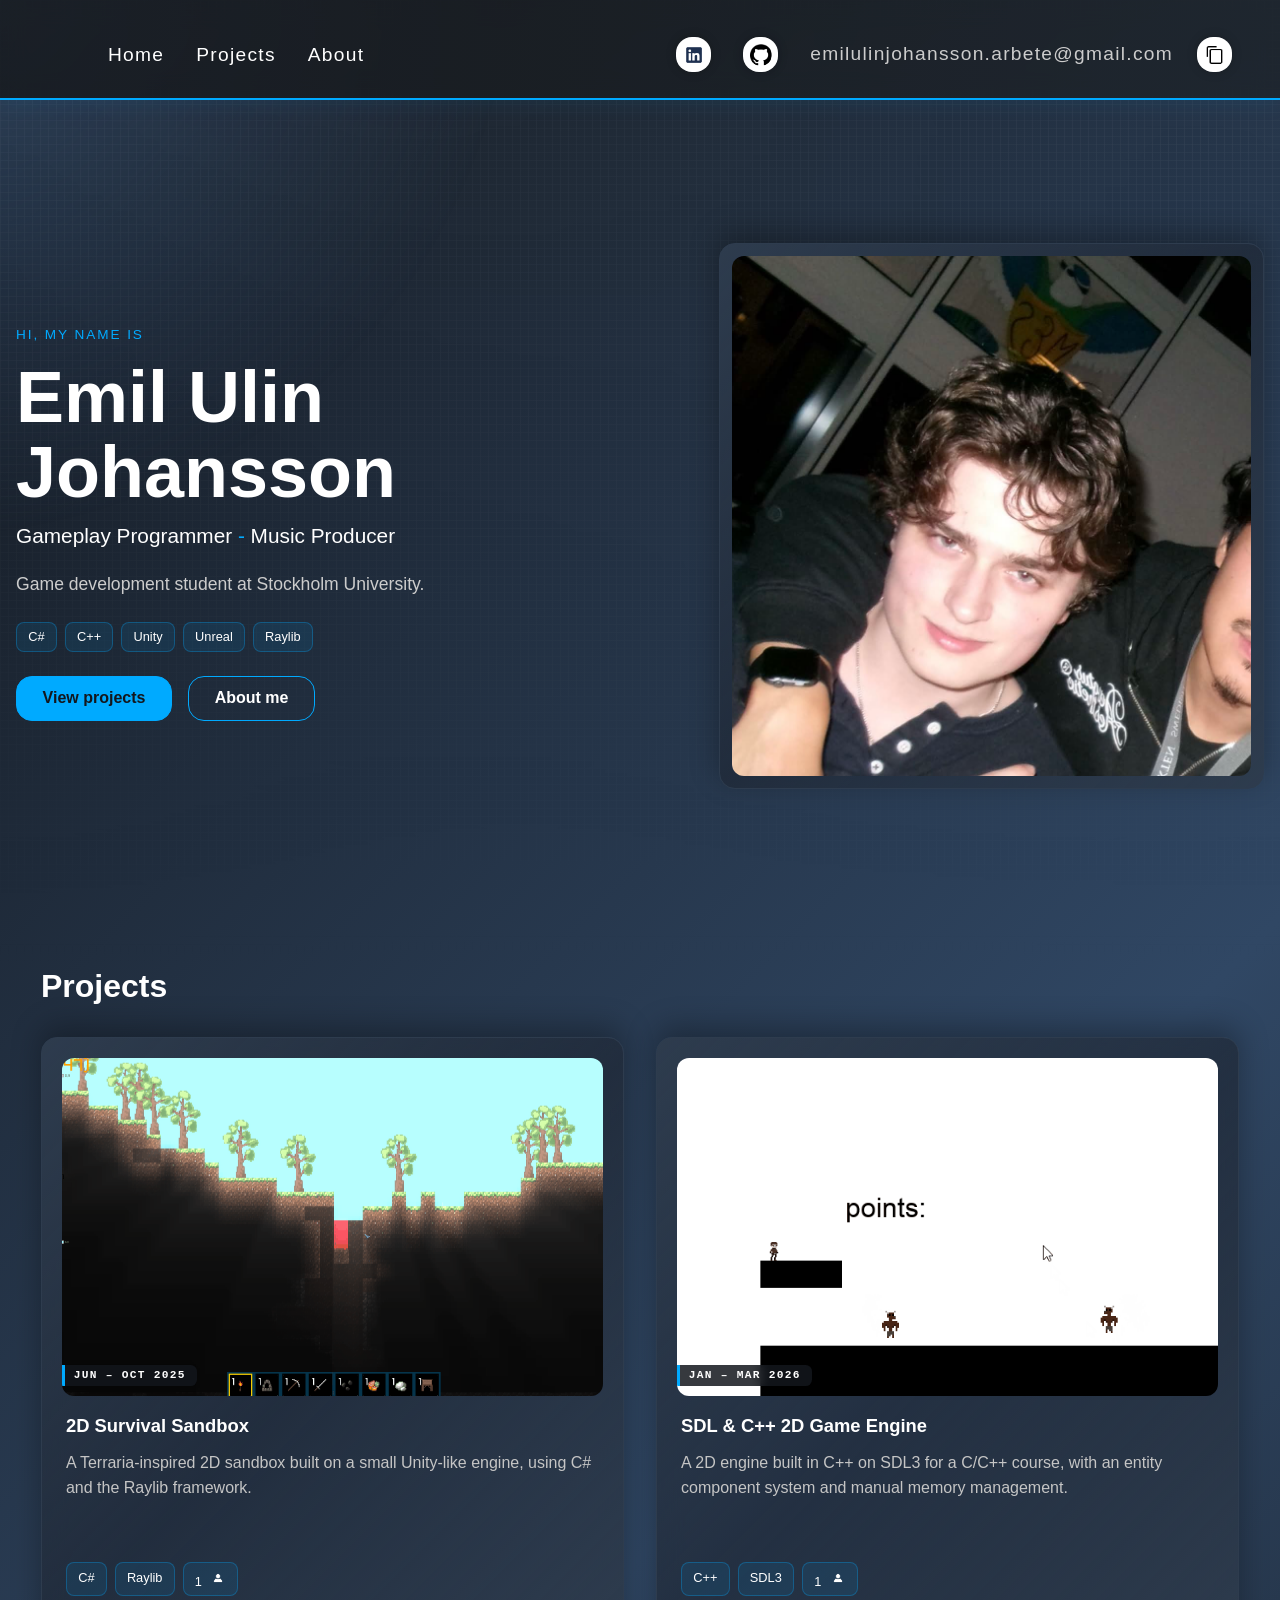
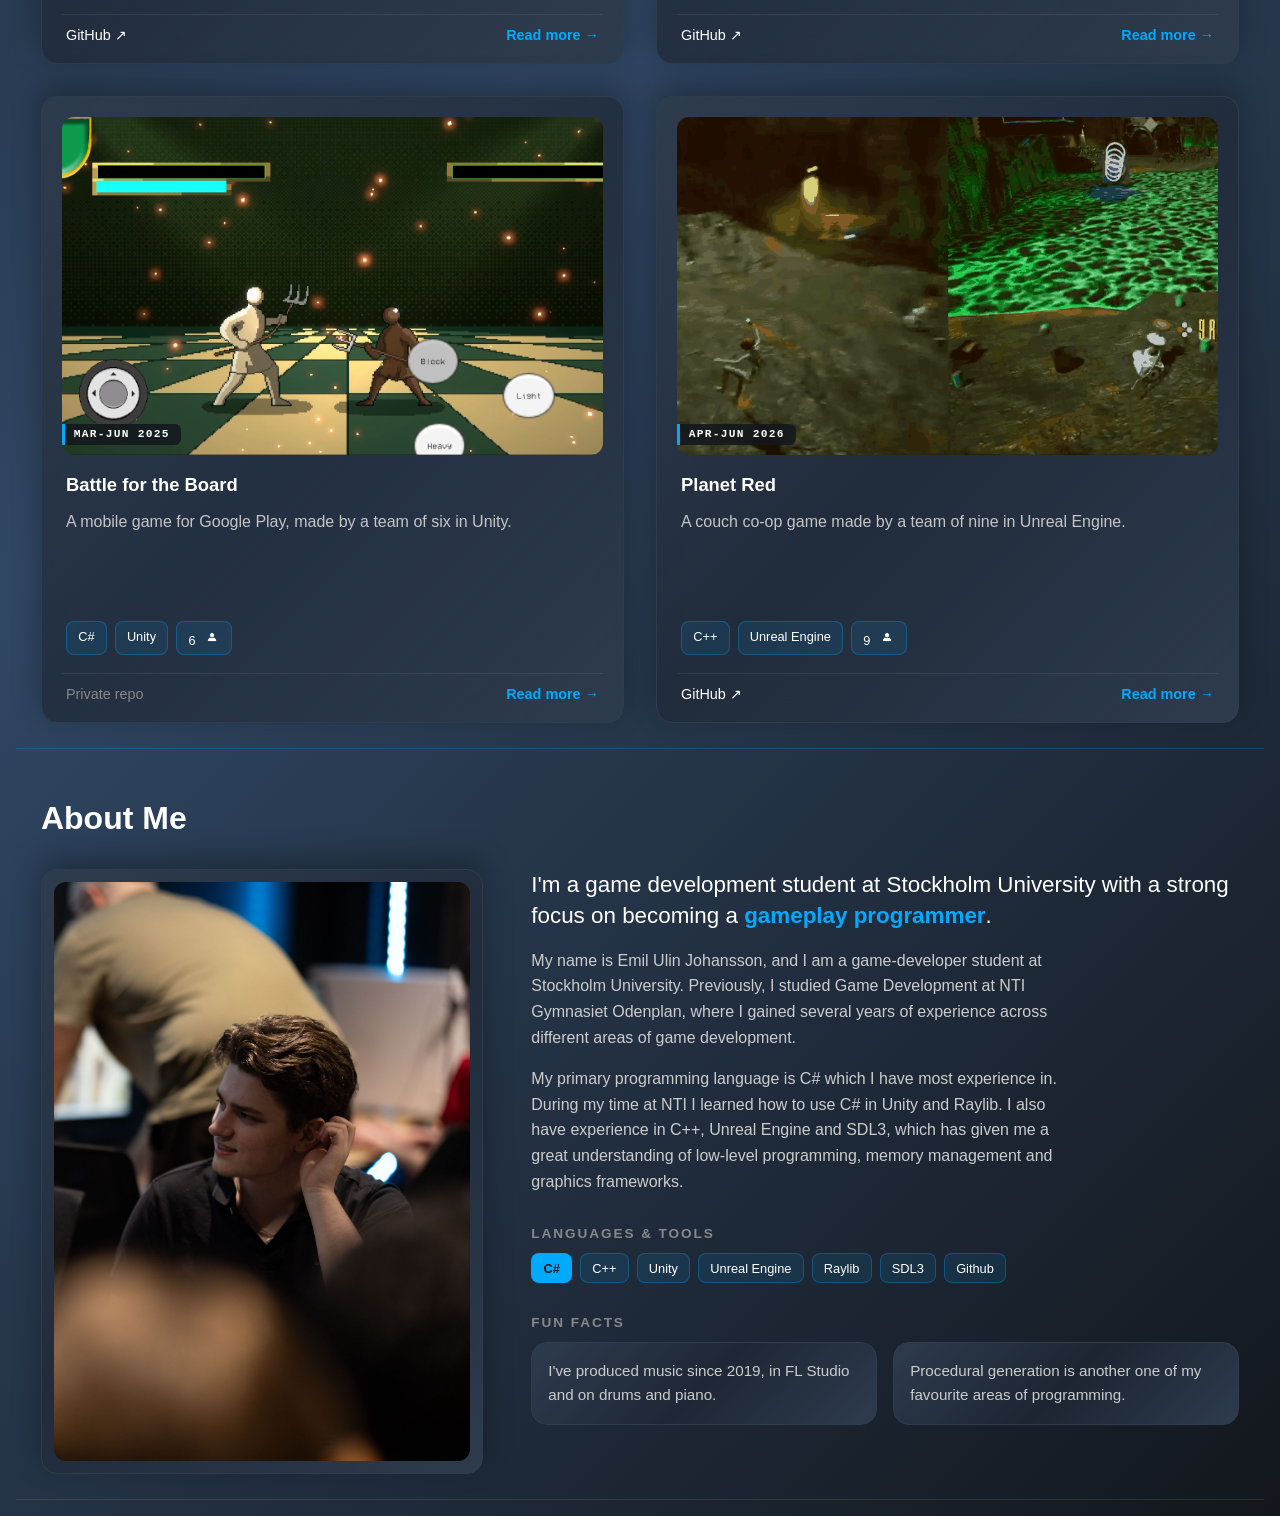
<file: index.html>
<!DOCTYPE html>
<html lang="en">

<head>
    <meta charset="UTF-8">
    <meta name="viewport" content="width=device-width, initial-scale=1.0">
    <title>Emil Ulin Johansson</title>
    <link rel="stylesheet" href="styles.css">
    <link rel="stylesheet" href="projectstyles.css">
    <link rel="stylesheet" href="https://cdnjs.cloudflare.com/ajax/libs/animate.css/4.1.1/animate.min.css" />

    <script src="script.js" defer></script>
</head>

<body>
    <div class="bg">
        <div class="bg-layer"></div>
        <svg class="noise" viewBox="0 0 16 16" preserveAspectRatio="none" aria-hidden="true">
            <filter id="noiseFilter">
                <feTurbulence type="fractalNoise" baseFrequency="0.08" numOctaves="1" seed="7" stitchTiles="stitch" />
                <feColorMatrix type="saturate" values="0" />
            </filter>
            <rect width="100%" height="100%" filter="url(#noiseFilter)" opacity="0.60" />
        </svg>
    </div>
    <nav class="navbar">
        <ul class="nav-list">
            <li><a href="#home">Home</a></li>
            <li><a href="#projects">Projects</a></li>
            <li><a href="#about">About</a></li>
        </ul>
        <div class="nav-brand">
            <h1>
                Emil Ulin Johansson
            </h1>
            <p>
                Programmer - Music Producer
            </p>
        </div>

        <ul class="nav-list">
            <li><a href="https://www.linkedin.com/in/emilulinjohansson/"><img src="linkedin-brands-solid.png"
                        alt=""></a></li>
            <li><a href="https://github.com/emilte21a"><img src="github.png" alt=""></a></li>
            <li>
                <p>emilulinjohansson.arbete@gmail.com</p><button id="copyButton" type="button"><img src="copy.png"
                        alt="copy snippet"></button>
            </li>
        </ul>

    </nav>


    <div class="container" id="container">
        <header class="hero" id="home">
            <div class="hero-text">
                <p class="eyebrow">Hi, my name is</p>
                <h1>Emil Ulin Johansson</h1>
                <p class="role">Gameplay Programmer <span>-</span> Music Producer</p>
                <p class="hero-blurb">
                    Game development student at Stockholm University.
                </p>
                <div class="hero-tags">
                    <span>C#</span><span>C++</span><span>Unity</span><span>Unreal</span><span>Raylib</span>
                </div>
                <div class="hero-buttons">
                    <a class="btn primary" href="#projects">View projects</a>
                    <a class="btn" href="#about">About me</a>
                </div>
            </div>
            <div class="hero-image">
                <img src="me.jpg" alt="Emil Ulin Johansson">
            </div>
        </header>

        <div id="projects" class="content">
            <h2>Projects</h2>
            <div class="projectscontainer" id="projectSectionContent">
                <!-- PROJECT 1-->

                <article class="projectdisplay">
                    <div class="project-thumb">
                        <img src="sandbox.gif" alt="2D Survival Sandbox">
                        <span class="project-date">Jun – Oct 2025</span>
                    </div>

                    <div class="project-body">
                        <h3 class="project-title">2D Survival Sandbox</h3>
                        <p class="description">
                            A Terraria-inspired 2D sandbox built on a small Unity-like engine,
                            using C# and the Raylib framework.
                        </p>
                        <ul>
                            <li>C#</li>
                            <li>Raylib</li>
                            <li>1 <img src="personicon.webp" alt="person"></li>
                        </ul>
                    </div>

                    <div class="project-footer">
                        <a href="https://github.com/emilte21a/EpicRaylibGame.git">GitHub ↗</a>
                        <a href="sandbox.html" class="readmorebutton">Read more →</a>
                    </div>
                </article>


                <!-- PROJECT 2-->
                <article class="projectdisplay">
                    <div class="project-thumb">
                        <img src="cprog.gif" alt="SDL & C++ 2D Game Engine">
                        <span class="project-date">Jan – Mar 2026</span>
                    </div>
                    <div class="project-body">
                        <h3 class="project-title">SDL & C++ 2D Game Engine</h3>
                        <p class="description">
                            A 2D engine built in C++ on SDL3 for a C/C++ course,
                            with an entity component system and manual memory management.
                        </p>
                        <ul>
                            <li>C++</li>
                            <li>SDL3</li>
                            <li>1 <img src="personicon.webp" alt="person"></li>
                        </ul>
                    </div>
                    <div class="project-footer">
                        <a href="https://github.com/emilte21a/GRUPP69_PROJECT.git">GitHub ↗</a>
                        <a href="sdl.html" class="readmorebutton">Read more →</a>
                    </div>
                </article>
                <!-- PROJECT 3-->
                <article class="projectdisplay">
                    <div class="project-thumb">
                        <img src="battlefortheboard.png" alt="Battle for the Board">
                        <span class="project-date">Mar-Jun 2025</span>
                    </div>
                    <div class="project-body">
                        <h3 class="project-title">Battle for the Board</h3>
                        <p class="description">
                            A mobile game for Google Play, made by a team of six in Unity.
                        </p>
                        <ul>
                            <li>C#</li>
                            <li>Unity</li>
                            <li>6 <img src="personicon.webp" alt="people"></li>
                        </ul>
                    </div>
                    <div class="project-footer">
                        <span class="private">Private repo</span>
                        <a href="battle.html" class="readmorebutton">Read more →</a>
                    </div>
                </article>
                <!-- PROJECT 4-->
                <article class="projectdisplay">
                    <div class="project-thumb">
                        <img src="planetred.gif" alt="Planet Red">
                        <span class="project-date">Apr-Jun 2026</span>
                    </div>
                    <div class="project-body">
                        <h3 class="project-title">Planet Red</h3>
                        <p class="description">
                            A couch co-op game made by a team of nine in Unreal Engine.
                        </p>
                        <ul>
                            <li>C++</li>
                            <li>Unreal Engine</li>
                            <li>9 <img src="personicon.webp" alt="people"></li>
                        </ul>
                    </div>
                    <div class="project-footer">
                        <a href="https://github.com/ericpierrkarvan/SPM26_Grupp1.git">GitHub ↗</a>
                        <a href="spm.html" class="readmorebutton">Read more →</a>
                    </div>
                </article>
            </div>
        </div>

        <div id="about" class="content">
            <h2>About Me</h2>
            <div id="aboutSection" class="aboutSectionContent">

                <div class="about-photo">
                    <img src="me3.png" alt="Emil Ulin Johansson">
                </div>

                <div class="about-text">
                    <p class="about-lead">
                        I'm a game development student at Stockholm University with a strong focus on becoming a
                        <span>gameplay programmer</span>.
                    </p>
                    <p>My name is Emil Ulin Johansson, and I am a game-developer student at Stockholm University.
                        Previously, I studied Game Development at NTI Gymnasiet Odenplan, where I gained several
                        years of experience across different areas of game development.
                    </p>
                    <p>
                        My primary programming language is C# which I have most experience in. During my time at NTI
                        I learned how to use C# in Unity and Raylib. I also have experience in C++, Unreal Engine and
                        SDL3, which has
                        given me a great understanding of low-level programming, memory management and graphics
                        frameworks.
                    </p>

                    <h3>Languages & tools</h3>
                    <ul class="about-tags">
                        <li class="primary">C#</li>
                        <li>C++</li>
                        <li>Unity</li>
                        <li>Unreal Engine</li>
                        <li>Raylib</li>
                        <li>SDL3</li>
                        <li>Github</li>
                    </ul>

                    <h3>Fun Facts</h3>
                    <div class="fun-facts">
                        <div class="fact">
                            <p>I've produced music since 2019, in FL Studio and on drums and piano.</p>
                        </div>
                        <div class="fact">
                            <p>Procedural generation is another one of my favourite areas of programming.</p>
                        </div>
                    </div>
                </div>
            </div>
        </div>
    </div>

</body>

</html>
</file>
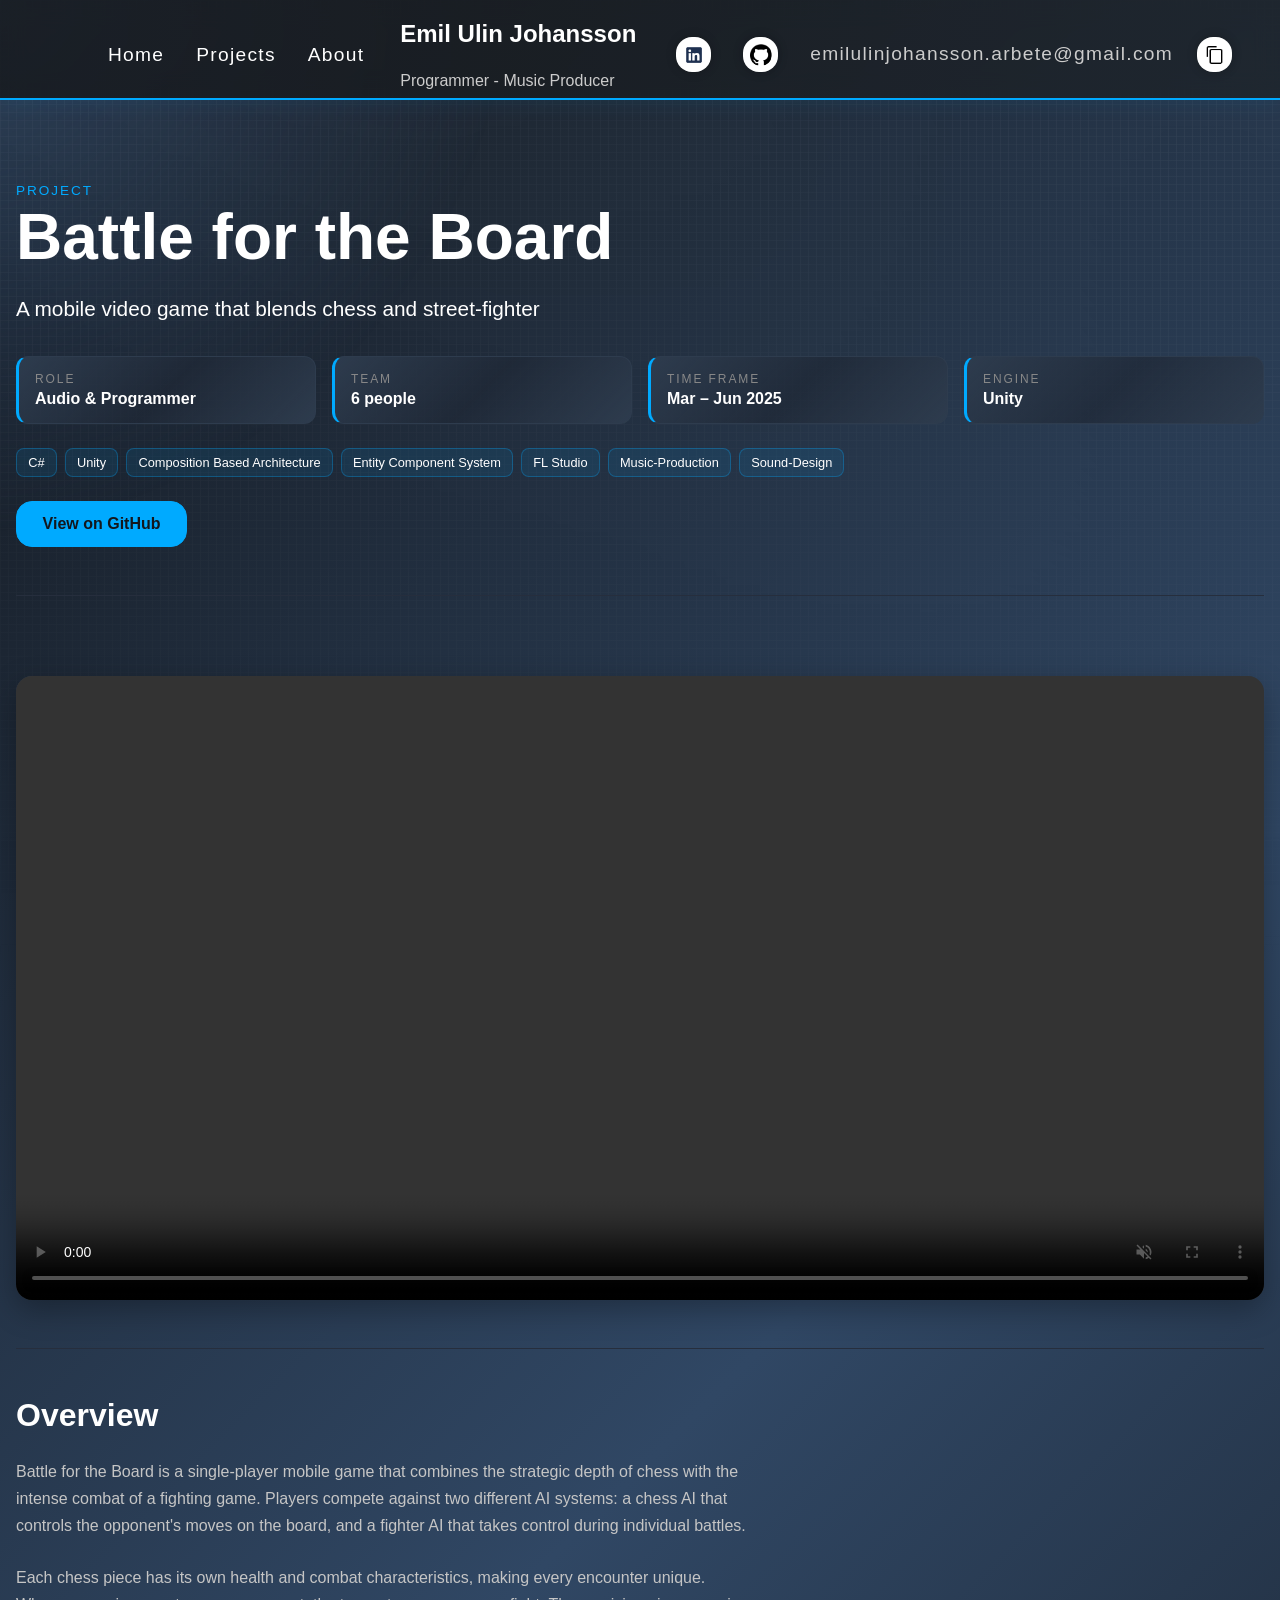
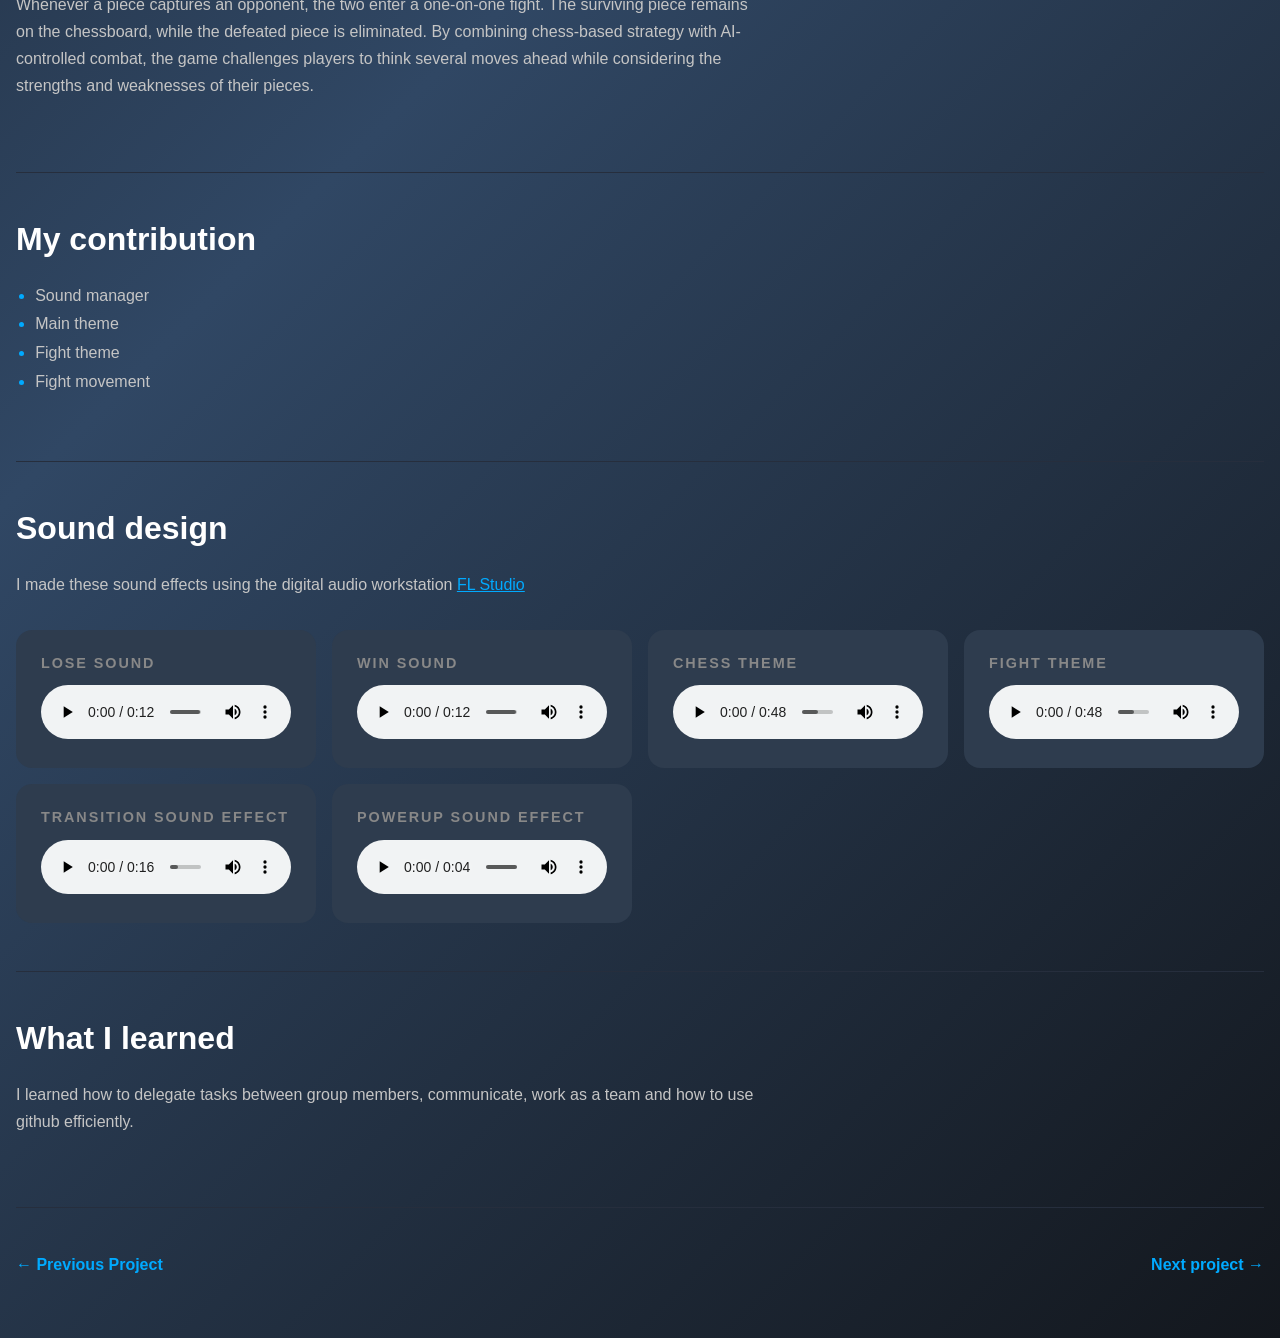
<file: battle.html>
<!DOCTYPE html>
<html lang="en">

<head>
    <meta charset="UTF-8">
    <meta name="viewport" content="width=device-width, initial-scale=1.0">
    <title>Battle for the Board | Emil Ulin Johansson</title>
    <link rel="stylesheet" href="styles.css">
    <link rel="stylesheet" href="https://cdnjs.cloudflare.com/ajax/libs/animate.css/4.1.1/animate.min.css" />
    <link rel="stylesheet" href="projectstyles.css">
    <link rel="stylesheet" href="projectpage.css">
    <script src="script.js" defer></script>
</head>

<body>

    <div class="bg">
        <div class="bg-layer"></div>
        <svg class="noise" viewBox="0 0 16 16" preserveAspectRatio="none" aria-hidden="true">
            <filter id="noiseFilter">
                <feTurbulence type="fractalNoise" baseFrequency="0.08" numOctaves="1" seed="7" stitchTiles="stitch" />
                <feColorMatrix type="saturate" values="0" />
            </filter>
            <rect width="100%" height="100%" filter="url(#noiseFilter)" opacity="0.60" />
        </svg>
    </div>


    <nav class="navbar show-brand">
        <ul class="nav-list">
            <li><a href="index.html#home">Home</a></li>
            <li><a href="index.html#projects">Projects</a></li>
            <li><a href="index.html#about">About</a></li>
        </ul>
        <div class="nav-brand">
            <h1>Emil Ulin Johansson</h1>
            <p>Programmer - Music Producer</p>
        </div>
        <ul class="nav-list">
            <li><a href="https://www.linkedin.com/in/emilulinjohansson/"><img src="linkedin-brands-solid.png"
                        alt="LinkedIn"></a></li>
            <li><a href="https://github.com/emilte21a"><img src="github.png" alt="GitHub"></a></li>
            <li>
                <p>emilulinjohansson.arbete@gmail.com</p>
                <button id="copyButton" type="button"><img src="copy.png" alt="Copy email"></button>
            </li>
        </ul>
    </nav>

    <main class="container">

        <header class="project-header">
            <p class="eyebrow">Project</p>
            <h1>Battle for the Board</h1>
            <p class="project-lead">A mobile video game that blends chess and street-fighter</p>

            <dl class="project-meta">
                <div>
                    <dt>Role</dt>
                    <dd>Audio & Programmer</dd>
                </div>
                <div>
                    <dt>Team</dt>
                    <dd>6 people</dd>
                </div>
                <div>
                    <dt>Time frame</dt>
                    <dd>Mar – Jun 2025</dd>
                </div>
                <div>
                    <dt>Engine</dt>
                    <dd>Unity</dd>
                </div>
            </dl>

            <ul class="project-tags">
                <li>C#</li>
                <li>Unity</li>
                <li>Composition Based Architecture</li>
                <li>Entity Component System</li>
                <li>FL Studio</li>
                <li>Music-Production</li>
                <li>Sound-Design</li>
            </ul>

            <div class="hero-buttons">
                <a class="btn primary" href="https://github.com/emilte21a/EpicRaylibGame.git">View on GitHub</a>

            </div>
        </header>


        <section class="project-section">
            <div class="project-media">
                <video src="battlefortheboardreel.mp4" controls muted loop></video>
            </div>
        </section>

        <section class="project-section">
            <h2>Overview</h2>
            <p>
                Battle for the Board is a single-player mobile game that combines the strategic depth of chess with the
                intense combat of a fighting game. Players compete against two different AI systems: a chess AI that
                controls the opponent's moves on the
                board, and a fighter AI that takes control during individual battles.

            </p>
            <p>

                Each chess piece has its own health and combat characteristics, making every encounter unique. Whenever
                a piece captures an opponent, the two enter a one-on-one fight. The surviving piece remains on the
                chessboard, while the defeated piece is eliminated. By combining chess-based strategy with AI-controlled combat, 
                the game challenges players to think several moves ahead while considering the strengths and weaknesses of their pieces.
            </p>
        </section>

        <section class="project-section">
            <h2>My contribution</h2>
            <ul class="project-list">
                <li>Sound manager</li>
                <li>Main theme</li>
                <li>Fight theme</li>
                <li>Fight movement</li>
            </ul>
        </section>

        <section class="project-section">
            <h2>Sound design</h2>
            <p>I made these sound effects using the digital audio workstation <a href="https://www.image-line.com/">FL
                    Studio</a></p>
            <div class="audio-list">
                <div class="audio-item">
                    <h3>Lose Sound</h3>
                    <audio controls src="losesoundSFX.mp3"></audio>
                </div>
                <div class="audio-item">
                    <h3>Win Sound</h3>
                    <audio controls src="winsoundSFX.mp3"></audio>
                </div>
                <div class="audio-item">
                    <h3>Chess Theme</h3>
                    <audio controls src="newbackgroundmusicmaybe.mp3"></audio>
                </div>
                <div class="audio-item">
                    <h3>Fight Theme</h3>
                    <audio controls src="newfightmusic.mp3"></audio>
                </div>
                <div class="audio-item">
                    <h3>Transition Sound Effect</h3>
                    <audio controls src="transitionsfx.mp3"></audio>
                </div>
                <div class="audio-item">
                    <h3>Powerup Sound Effect</h3>
                    <audio controls src="powerup.mp3"></audio>
                </div>
            </div>
        </section>

        <section class="project-section">
            <h2>What I learned</h2>
            <p>I learned how to delegate tasks between group members, communicate, work as a team and how to use github
                efficiently.


            </p>
        </section>

        <nav class="project-nav">
            <a href="sdl.html">← Previous Project</a>
            <a href="spm.html">Next project →</a>
        </nav>

    </main>
</body>

</html>
</file>
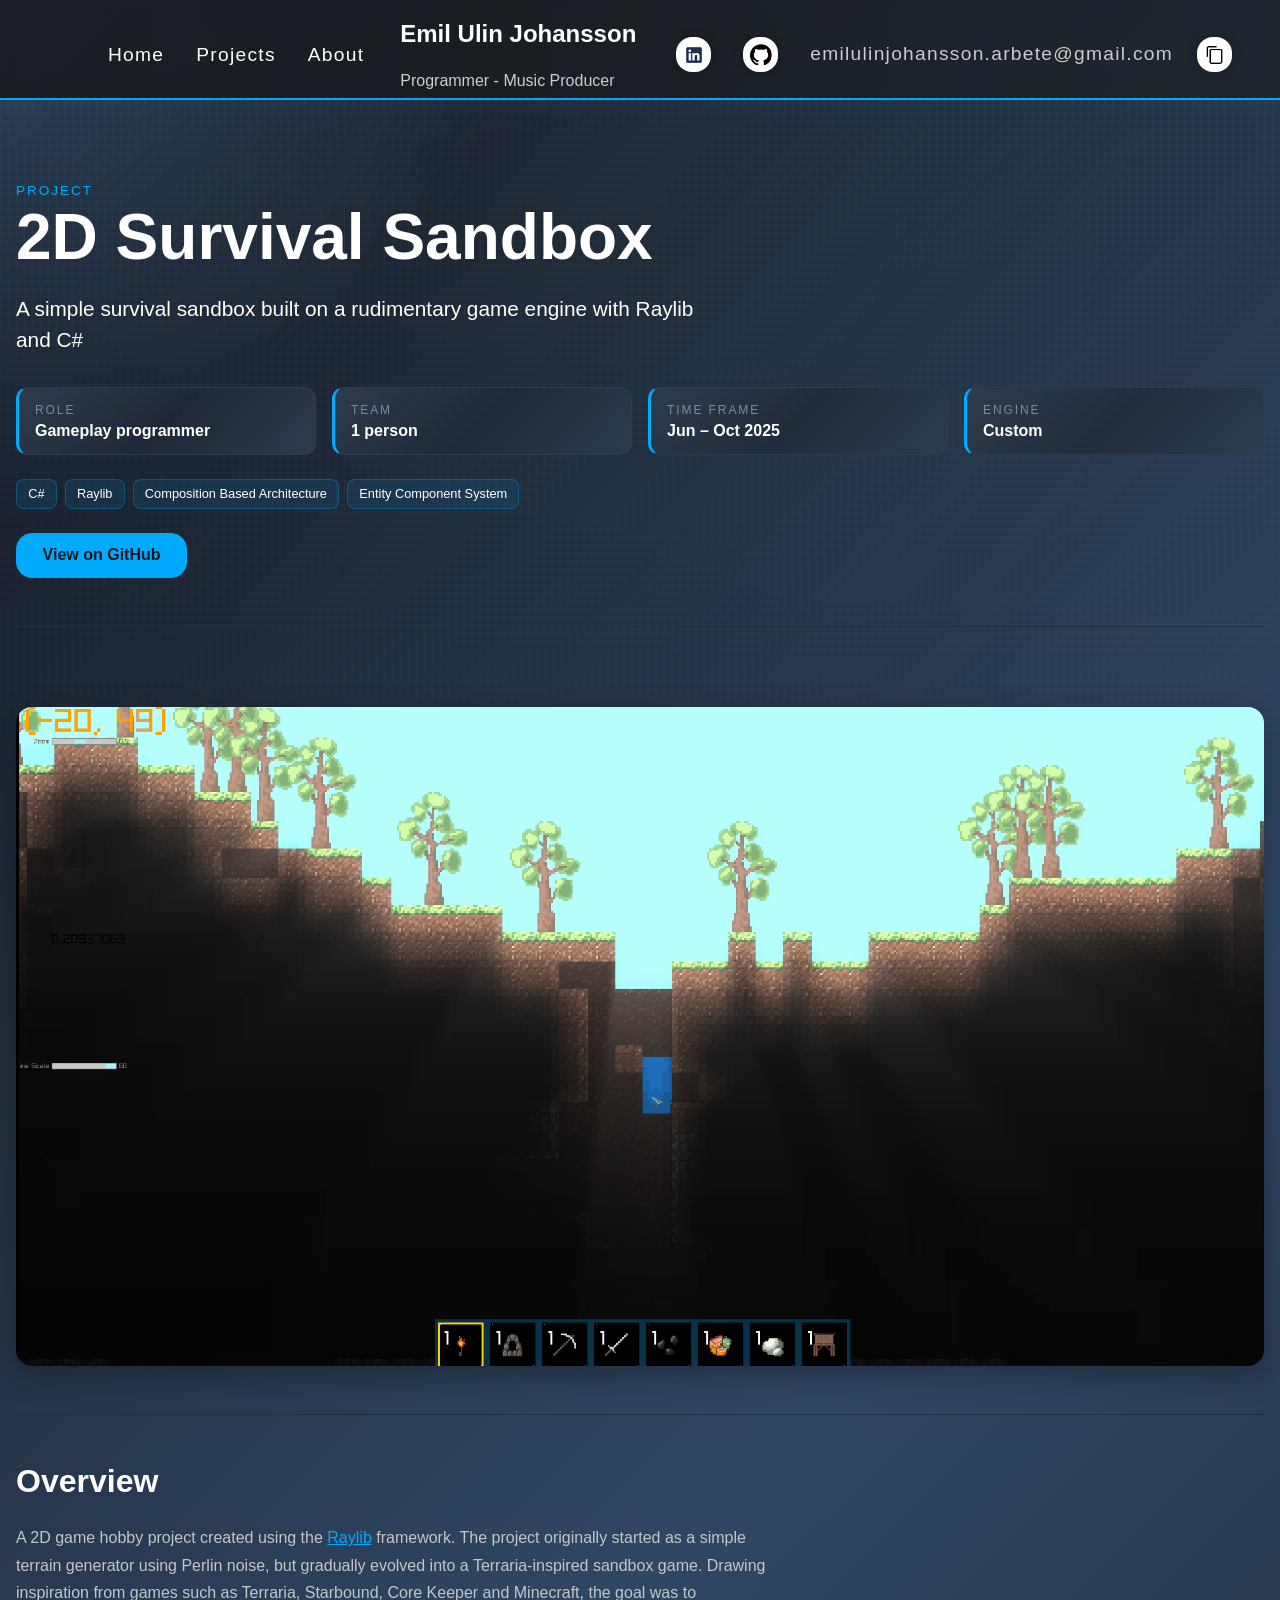
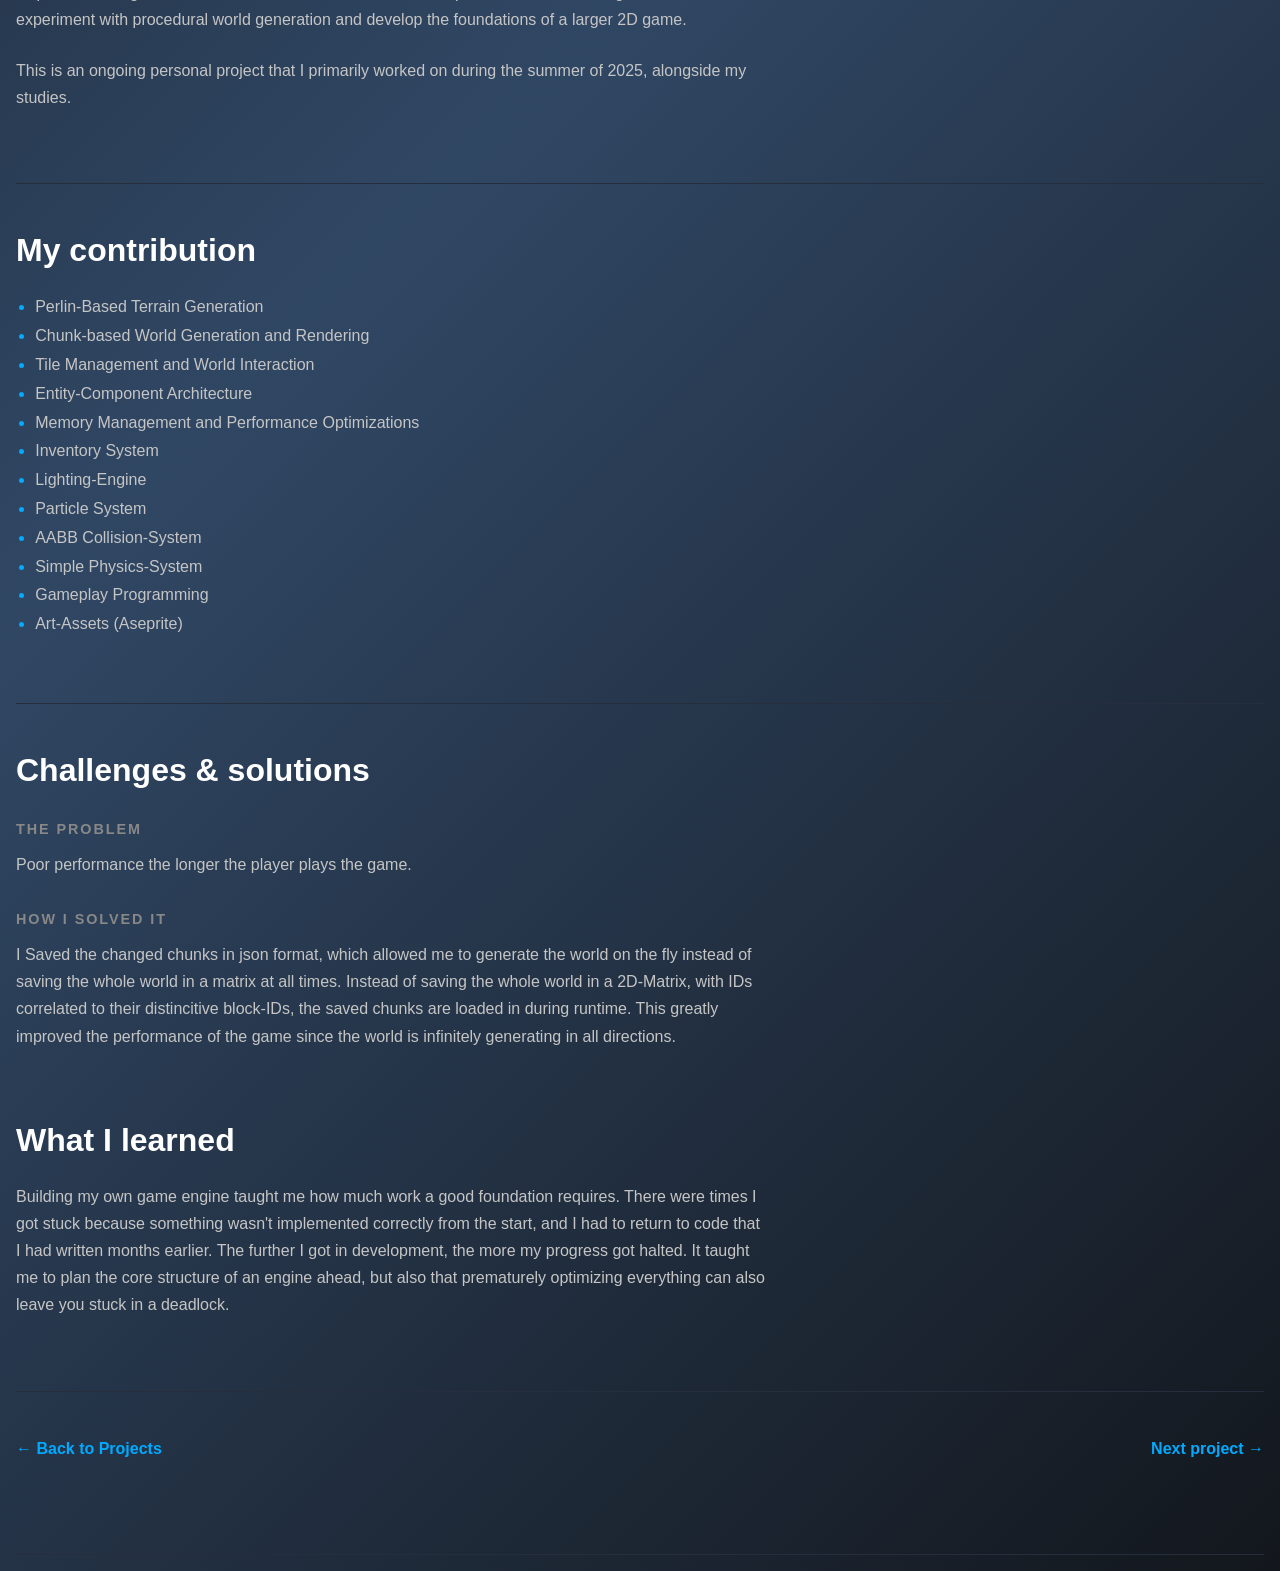
<file: sandbox.html>
<!DOCTYPE html>
<html lang="en">

<head>
    <meta charset="UTF-8">
    <meta name="viewport" content="width=device-width, initial-scale=1.0">
    <title>2D Survival Sandbox | Emil Ulin Johansson</title>
    <link rel="stylesheet" href="styles.css">
    <link rel="stylesheet" href="https://cdnjs.cloudflare.com/ajax/libs/animate.css/4.1.1/animate.min.css" />
    <link rel="stylesheet" href="projectstyles.css">
    <link rel="stylesheet" href="projectpage.css">
    <script src="script.js" defer></script>
</head>

<body>

    <div class="bg">
        <div class="bg-layer"></div>
        <svg class="noise" viewBox="0 0 16 16" preserveAspectRatio="none" aria-hidden="true">
            <filter id="noiseFilter">
                <feTurbulence type="fractalNoise" baseFrequency="0.08" numOctaves="1" seed="7" stitchTiles="stitch" />
                <feColorMatrix type="saturate" values="0" />
            </filter>
            <rect width="100%" height="100%" filter="url(#noiseFilter)" opacity="0.60" />
        </svg>
    </div>


    <nav class="navbar show-brand">
        <ul class="nav-list">
            <li><a href="index.html#home">Home</a></li>
            <li><a href="index.html#projects">Projects</a></li>
            <li><a href="index.html#about">About</a></li>
        </ul>
        <div class="nav-brand">
            <h1>Emil Ulin Johansson</h1>
            <p>Programmer - Music Producer</p>
        </div>
        <ul class="nav-list">
            <li><a href="https://www.linkedin.com/in/emilulinjohansson/"><img src="linkedin-brands-solid.png"
                        alt="LinkedIn"></a></li>
            <li><a href="https://github.com/emilte21a"><img src="github.png" alt="GitHub"></a></li>
            <li>
                <p>emilulinjohansson.arbete@gmail.com</p>
                <button id="copyButton" type="button"><img src="copy.png" alt="Copy email"></button>
            </li>
        </ul>
    </nav>

    <main class="container">

        <header class="project-header">
            <p class="eyebrow">Project</p>
            <h1>2D Survival Sandbox</h1>
            <p class="project-lead">A simple survival sandbox built on a rudimentary game engine with Raylib and C#</p>

            <dl class="project-meta">
                <div>
                    <dt>Role</dt>
                    <dd>Gameplay programmer</dd>
                </div>
                <div>
                    <dt>Team</dt>
                    <dd>1 person</dd>
                </div>
                <div>
                    <dt>Time frame</dt>
                    <dd>Jun – Oct 2025</dd>
                </div>
                <div>
                    <dt>Engine</dt>
                    <dd>Custom</dd>
                </div>
            </dl>

            <ul class="project-tags">
                <li>C#</li>
                <li>Raylib</li>
                <li>Composition Based Architecture</li>
                <li>Entity Component System</li>
            </ul>

            <div class="hero-buttons">
                <a class="btn primary" href="https://github.com/emilte21a/EpicRaylibGame.git">View on GitHub</a>

            </div>
        </header>


        <section class="project-section">
            <div class="project-media">
                <img src="sandbox.gif" alt="gameplay">
                <!-- or: <video src="project.mp4" controls muted loop></video> -->
            </div>
        </section>

        <section class="project-section">
            <h2>Overview</h2>
            <p>A 2D game hobby project created using the <a href="https://www.raylib.com/">Raylib</a> framework.

                The project originally started as a simple terrain generator using Perlin noise, but gradually evolved
                into a Terraria-inspired sandbox game. Drawing inspiration from games such as Terraria, Starbound, Core
                Keeper and Minecraft, the goal was to experiment with procedural world generation and develop the
                foundations of a larger 2D game.
            </p>
            <p>

                This is an ongoing personal project that I primarily worked on during the summer of 2025, alongside my
                studies.
            </p>
        </section>

        <section class="project-section">
            <h2>My contribution</h2>
            <ul class="project-list">
                <li>Perlin-Based Terrain Generation</li>
                <li>Chunk-based World Generation and Rendering</li>
                <li>Tile Management and World Interaction</li>
                <li>Entity-Component Architecture</li>
                <li>Memory Management and Performance Optimizations</li>
                <li>Inventory System</li>
                <li>Lighting-Engine</li>
                <li>Particle System</li>
                <li>AABB Collision-System</li>
                <li>Simple Physics-System</li>
                <li>Gameplay Programming</li>
                <li>Art-Assets (Aseprite)</li>
            </ul>
        </section>

        <section class="project-section">
            <h2>Challenges & solutions</h2>

            <h3>The problem</h3>
            <p>Poor performance the longer the player plays the game.</p>

            <h3>How I solved it</h3>
            <p>I Saved the changed chunks in json format, which allowed me to generate the world on the fly instead of
                saving the whole world in a matrix at all times.
                Instead of saving the whole world in a 2D-Matrix, with IDs correlated to their distincitive block-IDs,
                the saved chunks are loaded in during runtime.
                This greatly improved the performance of the game since the world is infinitely generating in all
                directions.
            </p>

            <section class="project-section">
                <h2>What I learned</h2>
                <p>Building my own game engine taught me how much work a good foundation requires. There were times I
                    got stuck because something wasn't
                    implemented correctly from the start, and I had to return to code that I had written months earlier.
                    The further I got in development,
                    the more my progress got halted. It taught me to plan the core structure of an engine ahead, but
                    also that prematurely optimizing everything
                    can also leave you stuck in a deadlock.
                </p>
            </section>

            <nav class="project-nav">
                <a href="index.html#projects">← Back to Projects</a>
                <a href="sdl.html">Next project →</a>
            </nav>

    </main>
</body>

</html>
</file>
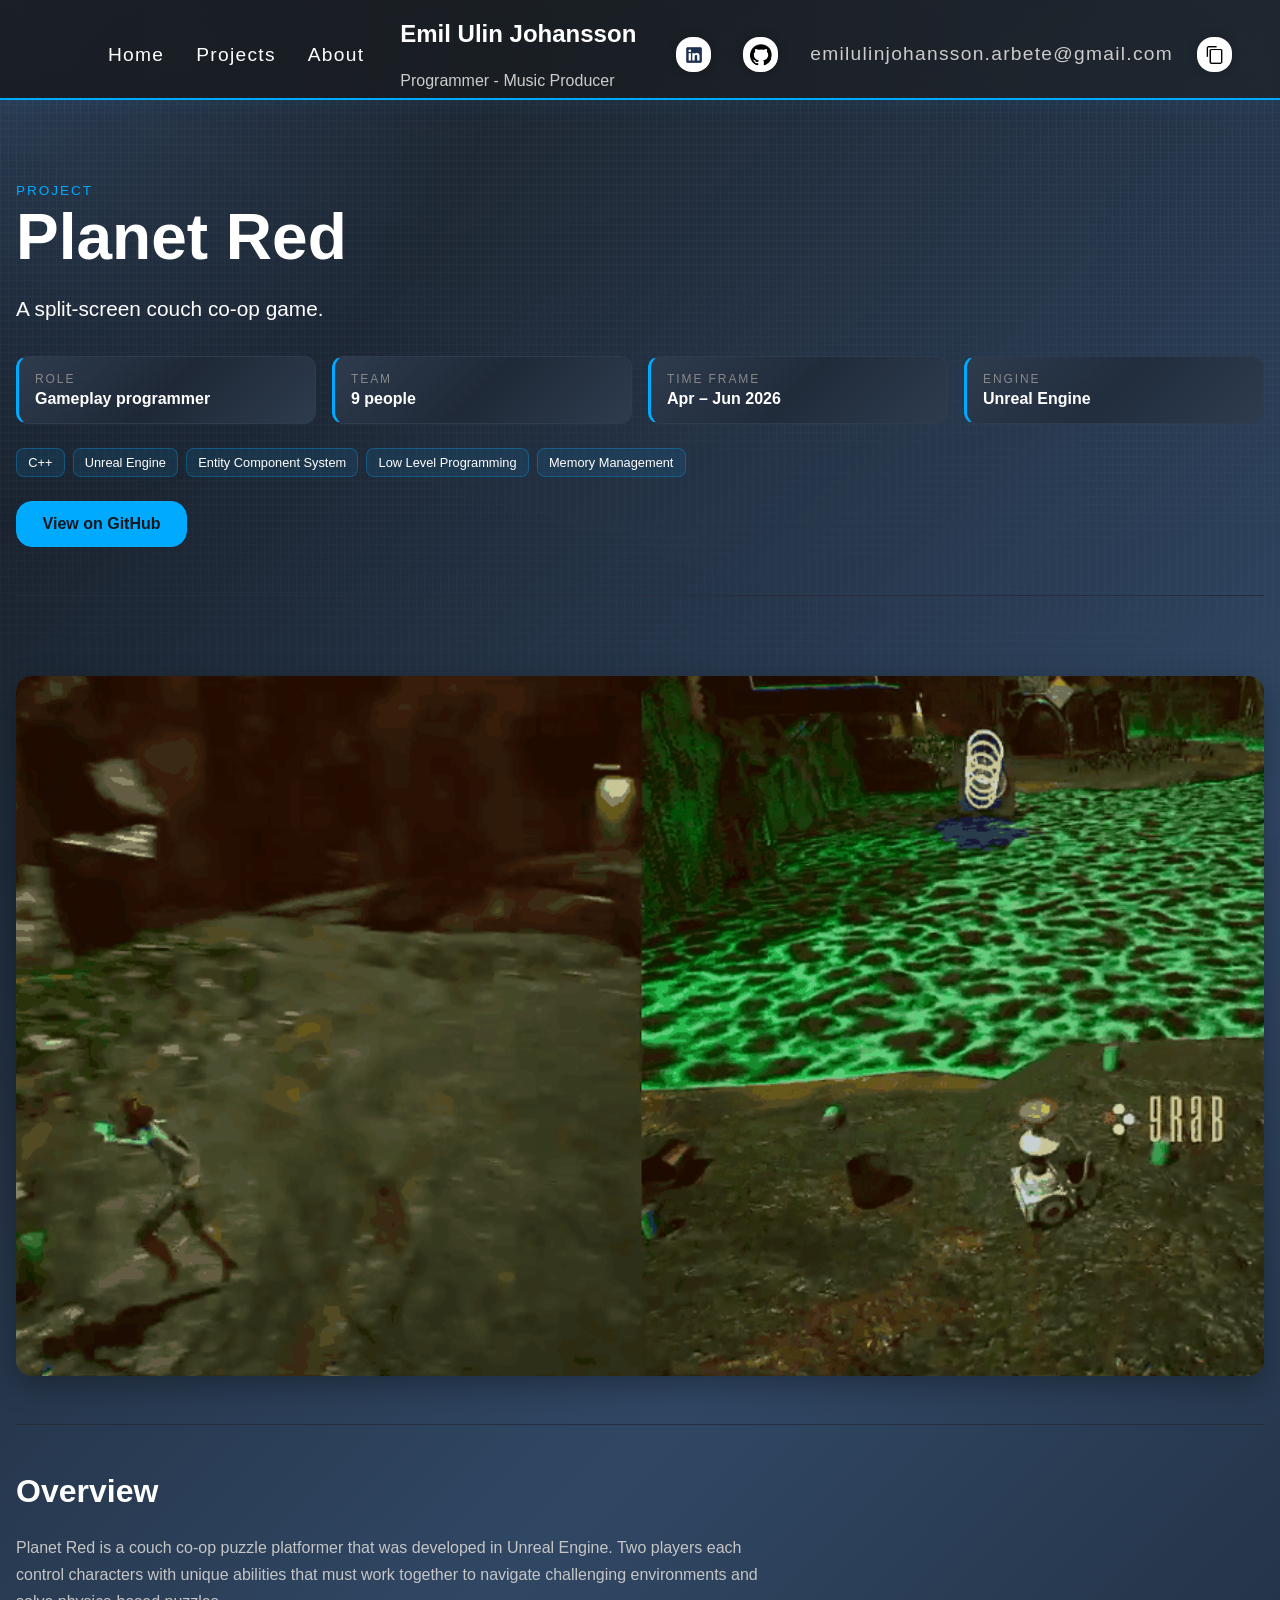
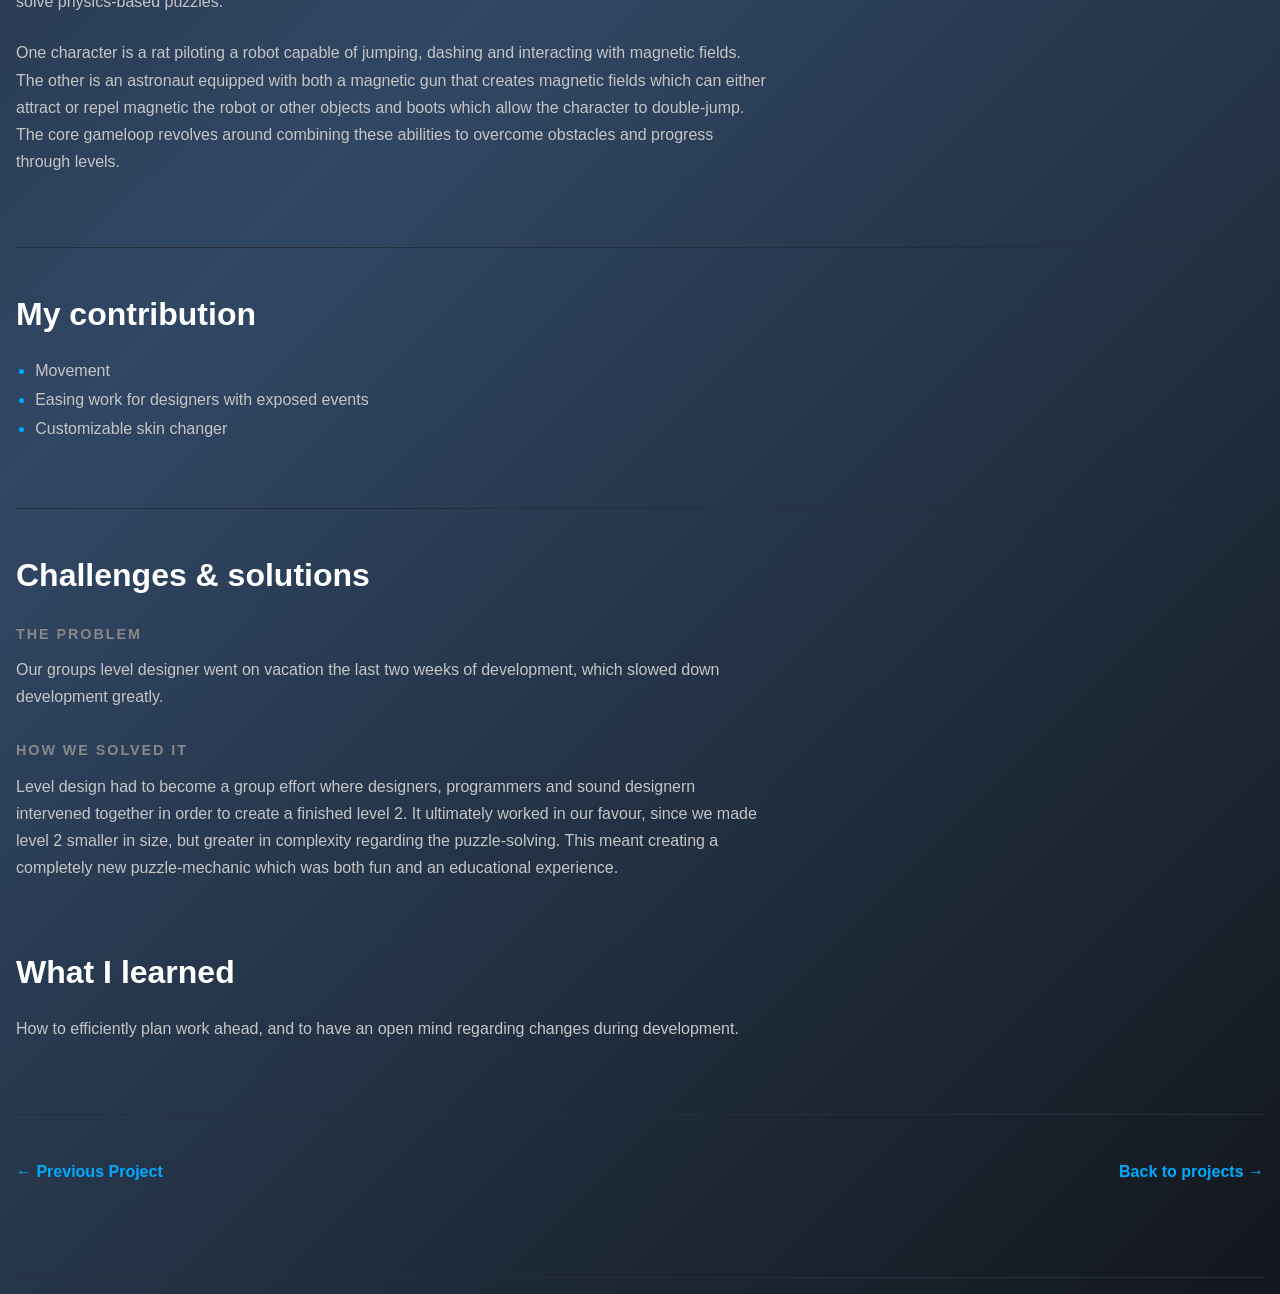
<file: spm.html>
<!DOCTYPE html>
<html lang="en">

<head>
    <meta charset="UTF-8">
    <meta name="viewport" content="width=device-width, initial-scale=1.0">
    <title>Planet Red | Emil Ulin Johansson</title>
    <link rel="stylesheet" href="styles.css">
    <link rel="stylesheet" href="https://cdnjs.cloudflare.com/ajax/libs/animate.css/4.1.1/animate.min.css" />
    <link rel="stylesheet" href="projectstyles.css">
    <link rel="stylesheet" href="projectpage.css">
    <script src="script.js" defer></script>
</head>

<body>

    <div class="bg">
        <div class="bg-layer"></div>
        <svg class="noise" viewBox="0 0 16 16" preserveAspectRatio="none" aria-hidden="true">
            <filter id="noiseFilter">
                <feTurbulence type="fractalNoise" baseFrequency="0.08" numOctaves="1" seed="7" stitchTiles="stitch" />
                <feColorMatrix type="saturate" values="0" />
            </filter>
            <rect width="100%" height="100%" filter="url(#noiseFilter)" opacity="0.60" />
        </svg>
    </div>


    <nav class="navbar show-brand">
        <ul class="nav-list">
            <li><a href="index.html#home">Home</a></li>
            <li><a href="index.html#projects">Projects</a></li>
            <li><a href="index.html#about">About</a></li>
        </ul>
        <div class="nav-brand">
            <h1>Emil Ulin Johansson</h1>
            <p>Programmer - Music Producer</p>
        </div>
        <ul class="nav-list">
            <li><a href="https://www.linkedin.com/in/emilulinjohansson/"><img src="linkedin-brands-solid.png"
                        alt="LinkedIn"></a></li>
            <li><a href="https://github.com/emilte21a"><img src="github.png" alt="GitHub"></a></li>
            <li>
                <p>emilulinjohansson.arbete@gmail.com</p>
                <button id="copyButton" type="button"><img src="copy.png" alt="Copy email"></button>
            </li>
        </ul>
    </nav>

    <main class="container">

        <header class="project-header">
            <p class="eyebrow">Project</p>
            <h1>Planet Red</h1>
            <p class="project-lead">A split-screen couch co-op game.</p>

            <dl class="project-meta">
                <div>
                    <dt>Role</dt>
                    <dd>Gameplay programmer</dd>
                </div>
                <div>
                    <dt>Team</dt>
                    <dd>9 people</dd>
                </div>
                <div>
                    <dt>Time frame</dt>
                    <dd>Apr – Jun 2026</dd>
                </div>
                <div>
                    <dt>Engine</dt>
                    <dd>Unreal Engine</dd>
                </div>
            </dl>

            <ul class="project-tags">
                <li>C++</li>
                <li>Unreal Engine</li>
                <li>Entity Component System</li>
                <li>Low Level Programming</li>
                <li>Memory Management</li>
            </ul>

            <div class="hero-buttons">
                <a class="btn primary" href="https://github.com/emilte21a/EpicRaylibGame.git">View on GitHub</a>

            </div>
        </header>


        <section class="project-section">
            <div class="project-media">
                <img src="planetred.gif" alt="gameplay">
                <!-- or: <video src="project.mp4" controls muted loop></video> -->
            </div>
        </section>

        <section class="project-section">
            <h2>Overview</h2>
            <p>Planet Red is a couch co-op puzzle platformer that was developed in Unreal Engine. Two players each control characters with unique abilities 
                that must work together to navigate challenging environments and solve physics-based puzzles.</p>
                <p>
                    One character is a rat piloting a robot capable of jumping, dashing and interacting with magnetic fields. The other is an astronaut equipped 
                    with both a magnetic gun that creates magnetic fields which can either attract or repel magnetic the robot or other objects and boots which allow 
                    the character to double-jump. The core gameloop revolves around combining these abilities to overcome obstacles and progress through levels.
                </p>
        </section>

        <section class="project-section">
            <h2>My contribution</h2>
            <ul class="project-list">
                <li>Movement</li>
                <li>Easing work for designers with exposed events</li>
                <li>Customizable skin changer</li>
            </ul>
        </section>

        <section class="project-section">
            <h2>Challenges & solutions</h2>

            <h3>The problem</h3>
            <p>Our groups level designer went on vacation the last two weeks of development, which slowed down development greatly.</p>

            <h3>How We solved it</h3>
            <p>Level design had to become a group effort where designers, programmers and sound designern intervened together in order to create a finished level 2. 
                It ultimately worked in our favour, since we made level 2 smaller in size, but greater in complexity regarding the puzzle-solving. This meant creating 
                a completely new puzzle-mechanic which was both fun and an educational experience.
            </p>


        <section class="project-section">
            <h2>What I learned</h2>
            <p>How to efficiently plan work ahead, and to have an open mind regarding changes during development. </p>
        </section>

        <nav class="project-nav">
            <a href="battle.html">← Previous Project</a>
            <a href="index.html#projects">Back to projects →</a>
        </nav>

    </main>
</body>

</html>
</file>
<file: styles.css>
@keyframes fadeIn {
    0% {
        opacity: 0;
    }

    50% {
        opacity: 0.7;
    }

    100% {
        opacity: 1;
    }
}

@keyframes gradient {
    0% {
        background-position: 0% 0%;
    }

    50% {
        background-position: 20% 20%;
    }

    100% {
        background-position: 0% 0%;
    }
}

:root {
    --bg: #13171d;
    --wave: #304764;
    --card: #2e3c4e;
    --card2: #1f2836b7;
    --cardHover: #262e3d;
    --text: #ffffff;
    --accent: #00aaff;
    --mutedAccent: #00aaff3a;
    --navbarHeight: 100px;
}

#projects,
#about,
#home {
    scroll-margin-top: var(--navbarHeight);
}

* {
    box-sizing: border-box;
}

html {
    scroll-behavior: smooth !important;
}

body {
    background: linear-gradient(135deg, var(--bg), var(--wave), var(--bg));
    margin: 0;
    padding-top: var(--navbarHeight);
    color: var(--text);
    font-family: 'Trebuchet MS', 'Lucida Sans Unicode', 'Lucida Grande', 'Lucida Sans', Arial, sans-serif;

    z-index: 0;

}

.bg {
    position: fixed;
    inset: 0;
    overflow: hidden;
    isolation: isolate;
    z-index: 0;
    pointer-events: none;
}

.bg-layer {
    position: absolute;
    inset: -12%;
    background:
        radial-gradient(circle at 10% 10%, var(--wave), transparent 30%);

    background-size: cover;
    background-position: center;
    transform: translate3d(0, 0, 0) scale(1.12);
    will-change: transform;

    animation: gradient 30s ease infinite;
}

.noise {
    position: fixed;
    inset: 0;
    pointer-events: none;

    opacity: 0.08;

    background-image:
        linear-gradient(rgba(255, 255, 255, 0.432) 1px,
            transparent 1px),
        linear-gradient(90deg,
            rgba(255, 255, 255, 0.541) 1px,
            transparent 1px);

    background-size: 8px 8px;

    mask-image: linear-gradient(to bottom,
            black,
            transparent 80%);

}

.navbar,
.container,
.content {
    position: relative;

}

.content {
    display: flex;
    flex-direction: column;
    justify-content: center;
    height: 100%;
    padding: 2%;
    color: var(--text);
    z-index: 2;
    border-bottom: 1px solid var(--mutedAccent);
}

.navbar {
    position: fixed;
    top: 0;
    left: 0;
    right: 0;
    width: 100%;
    height: var(--navbarHeight);

    display: grid;
    grid-template-columns: 1fr auto 1fr;
    justify-content: center;
    align-items: center;

    padding: 0 2rem;

    color: var(--text);
    z-index: 1000;

    border-bottom: 2px solid var(--accent);
    background: linear-gradient(90deg,
            #15171acc, #1d2329cc);
    backdrop-filter: blur(12px);
    -webkit-backdrop-filter: blur(12px);
    box-shadow: 0 4px 20px #00aaff14;
}

.navbar>h1 {

    font-size: 1.5rem;
    white-space: nowrap;

    color: var(--text);
}

.nav-brand {
    opacity: 0;
    transform: translateY(-6px);
    transition: opacity 0.3s ease, transform 0.3s ease;
    pointer-events: none;
}

.navbar.show-brand .nav-brand {
    opacity: 1;
    transform: none;
    pointer-events: auto;
}

.nav-list {
    display: flex;
    justify-content: center;
    align-items: center;
    gap: 2rem;
}

.nav-list li {
    list-style: none;
    display: flex;
    margin: 0px;
    font-size: 1.2rem;

    letter-spacing: 0.08rem;
    transition: color 0.2s ease;
    position: relative;
    align-items: center;
}

.nav-list li p {
    margin: 0 0.5rem 0 0;
    color: #ccc;
}

.nav-list li a {
    text-decoration: none;
    color: var(--text);
    display: flex;
    align-items: center;
}

.nav-list li a:hover {
    color: var(--accent);
    transition:
        color 70ms ease-out;
}

.nav-list li a.active {
    color: var(--accent);
    border-bottom: 2px solid var(--accent);
    padding-bottom: 0.2rem;
}

.nav-list li a img,
.nav-list li button img {
    max-width: 35px;
    height: auto;
    padding: 0.4rem;
    background-color: var(--text);
    box-shadow: 0px 0px 10px 1px rgba(0, 0, 0, 0.2);
    border-radius: 1rem;
    display: block;
    transition:
        box-shadow 70ms ease-out;
}

.nav-list li a img:hover,
.nav-list li button img:hover {
    box-shadow: 0px 0px 10px 1px var(--accent);
}

.nav-list li button {
    padding: 1rem;
    border: none;
    background: none;
}

.nav-list li button:hover {
    color: var(--accent);
}

.nav-list li button:active {

    color: var(--bg);
}

.container {
    display: flex;
    flex-direction: column;
    width: 100%;
    height: 100%;
    max-width: 1300px;
    margin: 0 auto;
    padding: 1rem;

}

h1 {
    font-size: 1.5rem;
}

h1 span {
    color: var(--accent);
}

h2 {
    font-size: 2rem;
    margin-bottom: 2rem;
}

p {
    color: #ccc;
    line-height: 1.6;
}

p span {
    color: var(--accent);
}

.hero {
    min-height: calc(100vh - var(--navbarHeight));
    display: grid;
    grid-template-columns: 1.2fr 1fr;
    align-items: center;
    gap: 3rem;
    padding: 2rem 0;
    animation: fadeIn 0.8s ease backwards;

}

.hero .eyebrow {
    text-transform: uppercase;
    letter-spacing: 0.12rem;
    font-size: 0.85rem;
    color: var(--accent);
}

.hero h1 {
    font-size: clamp(2.5rem, 6vw, 4.5rem);
    line-height: 1.05;
    margin: 0.5rem 0;
}

.hero .role {
    font-size: 1.3rem;
    color: var(--text);
    margin: 0 0 1rem;
}

.hero-blurb {
    max-width: 48ch;
    font-size: 1.1rem;
}

.hero-tags {
    display: flex;
    flex-wrap: wrap;
    gap: 0.5rem;
    margin: 1.5rem 0;
}

.hero-tags span {
    background: #00aaff1a;
    border: 1px solid #00aaff4d;
    color: var(--text);
    padding: 0.4rem 0.7rem;
    border-radius: 0.5rem;
    font-size: 0.8rem;
}

.hero-buttons {
    display: flex;
    gap: 1rem;
}

.btn {
    padding: 0.8rem 1.6rem;
    border-radius: 1rem;
    border: 1px solid var(--accent);
    background: transparent;
    color: var(--text);
    text-decoration: none;
    font-weight: bold;
    transition:
        transform 150ms ease-out,
        box-shadow 150ms ease-out,
        background 150ms ease-out;
}

.btn:hover {
    transform: translateY(-2px);
}

.btn.primary {
    background: var(--accent);
    color: var(--bg);
    font-weight: bold;
}

.btn.primary:hover {
    
}

.hero-image {
    background: linear-gradient(135deg, var(--card), var(--card2), var(--card));
    backdrop-filter: blur(12px);
    -webkit-backdrop-filter: blur(12px);
    border: 0.2px solid var(--card);
    border-radius: 1rem;
    padding: 0.75rem;
    box-shadow: 0 -10px 30px rgba(0, 0, 0, 0.3);
    transition: transform 150ms ease-out, box-shadow 150ms ease-out, border-color 70ms ease-out;
    width: fit-content;
    justify-self: center;
}

.hero-image img {
    width: min(100%, 680px);
    aspect-ratio: 1;
    object-fit: cover;
    border-radius: 0.75rem;
    border: none;
    box-shadow: none;
    display: block;
    margin: auto;
}

@media (max-width: 968px) {
    :root {
        --navbarHeight: 80px;
    }

    .navbar {
        padding: 0 1rem;
    }

    .navbar>h1 {
        font-size: 1.2rem;
    }

    .nav-list {
        gap: 1rem;
    }

    .nav-list li {
        font-size: 0.95rem;
    }
}

@media(max-width:800px) {

    :root {
        --navbarHeight: 65px;
    }

    .navbar {
        display: flex;
        justify-content: space-between;
        padding: 0 1rem;
    }

    .nav-list li p {
        display: none;
    }

    .nav-list {
        gap: 0.75rem;
    }

    .nav-list li a img,
    .nav-list li button img {
        max-width: 32px;
        padding: 0.35rem;
    }

    .hero {
        grid-template-columns: 1fr;
        text-align: center;
        gap: 2rem;
    }

    .hero-image img {
        width: 55%;
    }

    .hero-blurb {
        margin: 0 auto;
    }

    .hero-tags,
    .hero-buttons {
        justify-content: center;
    }
}
</file>
<file: projectstyles.css>
@keyframes cardIn {
    from {
        opacity: 0;
        transform: translateX(-40px);
    }

    to {
        opacity: 1;
        transform: none;
    }
}

:root {
    --text-subtle: #888;
    --card-hover: var(--cardHover);
    --navbar-height: var(--navbarHeight);
}

.projectdisplay {
    opacity: 0;
    background: linear-gradient(135deg, var(--card), var(--card2), var(--card));
    backdrop-filter: blur(12px);
    -webkit-backdrop-filter: blur(12px);
    border: 0.2px solid var(--card);
    border-radius: 1rem;
    padding: 1.25rem;
    gap: 1.1rem;

    display: flex;
    flex-direction: column;

    transition:
        background 500ms ease-out,
        transform 500ms ease-out,
        box-shadow 500ms ease-out,
        border-color 70ms ease-out;

    box-shadow: 0px -10px 30px rgba(0, 0, 0, 0.3);
}

.projectdisplay:hover {
    background: var(--cardHover);
    transform: translateY(-4px);

    box-shadow: 0 10px 30px var(--mutedAccent);
    border: 1px solid var(--accent);
    transition:
        transform 150ms ease-out,
        box-shadow 150ms ease-out,
        background 500ms ease-out,
        border-color 70ms ease-out;
}

.projectdisplay.in-view {
    opacity: 1;
    animation: cardIn 0.8s ease backwards;
    animation-delay: var(--delay, 0s);
}

@media (prefers-reduced-motion: reduce) {

    .projectdisplay,
    .projectdisplay.in-view {
        opacity: 1;
        animation: none;
    }
}

.description,
.project-section p {
    max-width: 750px;
    margin: 0 0 1.5rem;
    line-height: 1.7;
    color: #c5c5c5;
}

.project-section a{
    color: var(--accent);
}

.projectdisplay ul {
    display: flex;
    flex-wrap: wrap;
    gap: 0.5rem;

    padding: 0;
    margin: 0;

    list-style: none;
}

.projectdisplay li,
.project-tags li {
    background: #00aaff1a;
    border: 1px solid #00aaff4d;
    color: var(--text);

    padding: 0.4rem 0.7rem;
    border-radius: 0.5rem;

    font-size: 0.8rem;
}

.projectdisplay li img {
    width: 1rem;
    height: 1rem;
    margin-left: 0.3rem;
}

.projectscontainer {
    display: grid;
    grid-template-columns: repeat(auto-fit, minmax(420px, 1fr));
    gap: 2rem;
    align-items: stretch;
}

.project-header {
    padding: 4rem 0 3rem;
    border-bottom: 1px solid var(--cardHover);
}

.project-header h1 {
    margin: 0 0 1rem;

    font-size: clamp(2.2rem, 5vw, 4rem);
    line-height: 1.1;
}

.project-section h2 {
    margin: 0 0 1.5rem;
    font-size: 2rem;
}

.project-section h3 {
    margin-top: 2rem;
    color: var(--text-subtle);
    font-size: 0.9rem;
    text-transform: uppercase;
    letter-spacing: 0.12rem;
}

.project-section {
    padding: 3rem 0;

    border-bottom: 1px solid var(--cardHover);

}

.aboutSectionContent {
    display: grid;
    grid-template-columns: minmax(240px, 1fr) 1.6fr;
    gap: 3rem;
    align-items: start;
}

.about-photo {
    background: linear-gradient(135deg, var(--card), var(--card2), var(--card));
    backdrop-filter: blur(12px);
    -webkit-backdrop-filter: blur(12px);
    border: 0.2px solid var(--card);
    border-radius: 1rem;
    padding: 0.75rem;
    box-shadow: 0 -10px 30px rgba(0, 0, 0, 0.3);
    position: sticky;
    top: calc(var(--navbarHeight) + 1rem);
    transition: transform 150ms ease-out, box-shadow 150ms ease-out, border-color 70ms ease-out;
}

.about-photo img {
    width: 100%;
    display: block;
    border-radius: 0.75rem;
}

.about-text p {
    max-width: 60ch;
    margin: 0 0 1rem;
}

.about-lead {
    font-size: 1.4rem;
    line-height: 1.4;
    color: var(--text);
}

.about-lead span {
    color: var(--accent);
    font-weight: bold;
}

.about-text h3 {
    margin: 2rem 0 0.75rem;
    font-size: 0.85rem;
    text-transform: uppercase;
    letter-spacing: 0.12rem;
    color: var(--text-subtle);
}

.about-tags {
    display: flex;
    flex-wrap: wrap;
    gap: 0.5rem;
    padding: 0;
    margin: 0;
    list-style: none;
}

.about-tags li {
    background: #00aaff1a;
    border: 1px solid #00aaff4d;
    padding: 0.4rem 0.7rem;
    border-radius: 0.5rem;
    font-size: 0.8rem;
}

.about-tags li.primary {
    background: var(--accent);
    color: var(--bg);
    font-weight: bold;
}

.fun-facts {
    display: grid;
    grid-template-columns: repeat(auto-fit, minmax(220px, 1fr));
    gap: 1rem;
}

.fact {
    display: flex;
    gap: 0.75rem;
    align-items: flex-start;
    padding: 1rem;
    background: linear-gradient(135deg, var(--card), var(--card2), var(--card));
    border: 0.2px solid var(--card);
    border-radius: 1rem;
    transition: transform 150ms ease-out, border-color 70ms ease-out;
}

.fact p {
    margin: 0;
    font-size: 0.95rem;
}

.fact-icon {
    font-size: 1.5rem;
    line-height: 1;
}

.project-tags {
    display: flex;
    flex-wrap: wrap;
    gap: 0.5rem;
    margin: 0;
    padding: 0;
    list-style: none;
}

.project-media {
    width: 100%;
    margin-top: 2rem;
}

.project-media video,
.project-media img {
    display: block;
    width: 100%;
    height: auto;
    border-radius: 1rem;
    background: var(--card);
    box-shadow: 0 10px 30px rgba(0, 0, 0, 0.3);
}

.code-block {
    overflow-x: auto;
    margin: 1rem 0 0;
    padding: 1.5rem;
    background: var(--card);
    border: 1px solid var(--card-hover);
    border-radius: 1rem;
    color: var(--text);
    font-family: monospace;
    line-height: 1.6;
}

.audio-list {
    display: grid;
    grid-template-columns: repeat(auto-fit, minmax(280px, 1fr));
    gap: 1rem;
    margin-top: 2rem;
}

.audio-item {
    padding: 1.5rem;
    background: var(--card);
    border: 1px solid transparent;
    border-radius: 1rem;
    transition: background 150ms ease, transform 150ms ease, border-color 150ms ease;
}

.audio-item:hover {
    background: var(--card-hover);
    border-color: var(--accent);
    transform: translateY(-3px);
}

.audio-item h3 {
    margin-top: 0;
}

.audio-item audio {
    width: 100%;
}

@media (max-width: 600px) {
    :root {
        --navbar-height: 70px;
    }

    .navbar {
        padding: 0 1rem;
    }

    .container {
        width: min(calc(100% - 2rem), var(--content-width));
    }

    .project-header {
        padding: 3rem 0 2rem;
    }

    .project-section {
        padding: 2rem 0;
    }

    .project-section h2 {
        font-size: 1.6rem;
    }

    .aboutSectionContent {
        grid-template-columns: 1fr;
        gap: 2rem;
    }

    .about-photo {
        position: static;
        max-width: 320px;
    }

    .projectscontainer {
        grid-template-columns: 1fr;
    }
}

.project-thumb {
    position: relative;
    aspect-ratio: 16 / 10;
    flex-shrink: 0;
    overflow: hidden;
    border-radius: 0.75rem;
}

.project-thumb img {
    width: 100%;
    height: 100%;
    object-fit: cover;
    display: block;
    transition: transform 400ms ease-out;
}

.projectdisplay:hover .project-thumb img {
    transform: scale(1.05);
}

.project-date {
    position: absolute;
    left: 0;
    bottom: 0.6rem;
    padding: 0.3rem 0.7rem 0.3rem 0.55rem;
    font: 600 0.7rem/1 'Consolas', 'Courier New', monospace;
    letter-spacing: 0.08rem;
    text-transform: uppercase;
    color: var(--text);
    background: #13171dd9;
    backdrop-filter: blur(6px);
    -webkit-backdrop-filter: blur(6px);
    border-left: 3px solid var(--accent);
    border-radius: 0 0.4rem 0.4rem 0;
}

.project-body {
    display: flex;
    flex-direction: column;
    gap: 0.75rem;
    flex: 1;
    padding: 0 0.25rem;
}

.project-title {
    margin: 0;
    font-size: 1.15rem;
    line-height: 1.4;
    color: var(--text);
    white-space: nowrap;
    overflow: hidden;
    text-overflow: ellipsis;
}

.projectdisplay .description {
    margin: 0;
    max-width: none;
    font-size: 1rem;
    line-height: 1.55;
    display: -webkit-box;
    -webkit-line-clamp: 4;
    line-clamp: 4;
    -webkit-box-orient: vertical;
    overflow: hidden;
    min-height: calc(4 * 1.55em);
}

.projectdisplay ul {
    margin-top: auto;
}

.project-footer {
    display: flex;
    justify-content: space-between;
    align-items: center;
    padding: 0.75rem 0.25rem 0;
    border-top: 1px solid rgba(255, 255, 255, 0.08);
    font-size: 0.9rem;
}

.project-footer a {
    color: var(--text);
    text-decoration: none;
}

.project-footer a:hover {
    color: var(--accent);
}

.project-footer .readmorebutton {
    color: var(--accent);
    font-weight: bold;
}

.project-footer .readmorebutton:hover {
    color: var(--text);
}

.project-footer .private {
    color: #888;
}
</file>
<file: projectpage.css>
.project-header .eyebrow {
    margin: 0;
    color: var(--accent);
    text-transform: uppercase;
    letter-spacing: 0.12rem;
    font-size: 0.85rem;
}

.project-lead {
    max-width: 60ch;
    font-size: 1.3rem;
    line-height: 1.5;
    color: var(--text);
}

.project-meta {
    display: grid;
    grid-template-columns: repeat(auto-fit, minmax(150px, 1fr));
    gap: 1rem;
    margin: 2rem 0 1.5rem;
}

.project-meta > div {
    padding: 0.9rem 1rem;
    background: linear-gradient(135deg, var(--card), var(--card2), var(--card));
    border: 0.2px solid var(--card);
    border-left: 3px solid var(--accent);
    border-radius: 0.75rem;
}

.project-meta dt {
    font-size: 0.75rem;
    text-transform: uppercase;
    letter-spacing: 0.12rem;
    color: #888;
}

.project-meta dd {
    margin: 0.3rem 0 0;
    font-weight: bold;
}

.project-header .hero-buttons { margin-top: 1.5rem; }

.project-list {
    max-width: 750px;
    padding-left: 1.2rem;
    line-height: 1.8;
    color: #c5c5c5;
}

.project-list li::marker { color: var(--accent); }

.code-block code { font-family: inherit; }

.audio-item p { margin: 0 0 1rem; }

.project-nav {
    display: flex;
    justify-content: space-between;
    gap: 1rem;
    padding: 3rem 0;
}

.project-nav a {
    color: var(--accent);
    text-decoration: none;
    font-weight: bold;
}

.project-nav a:hover { color: var(--text); }
</file>
